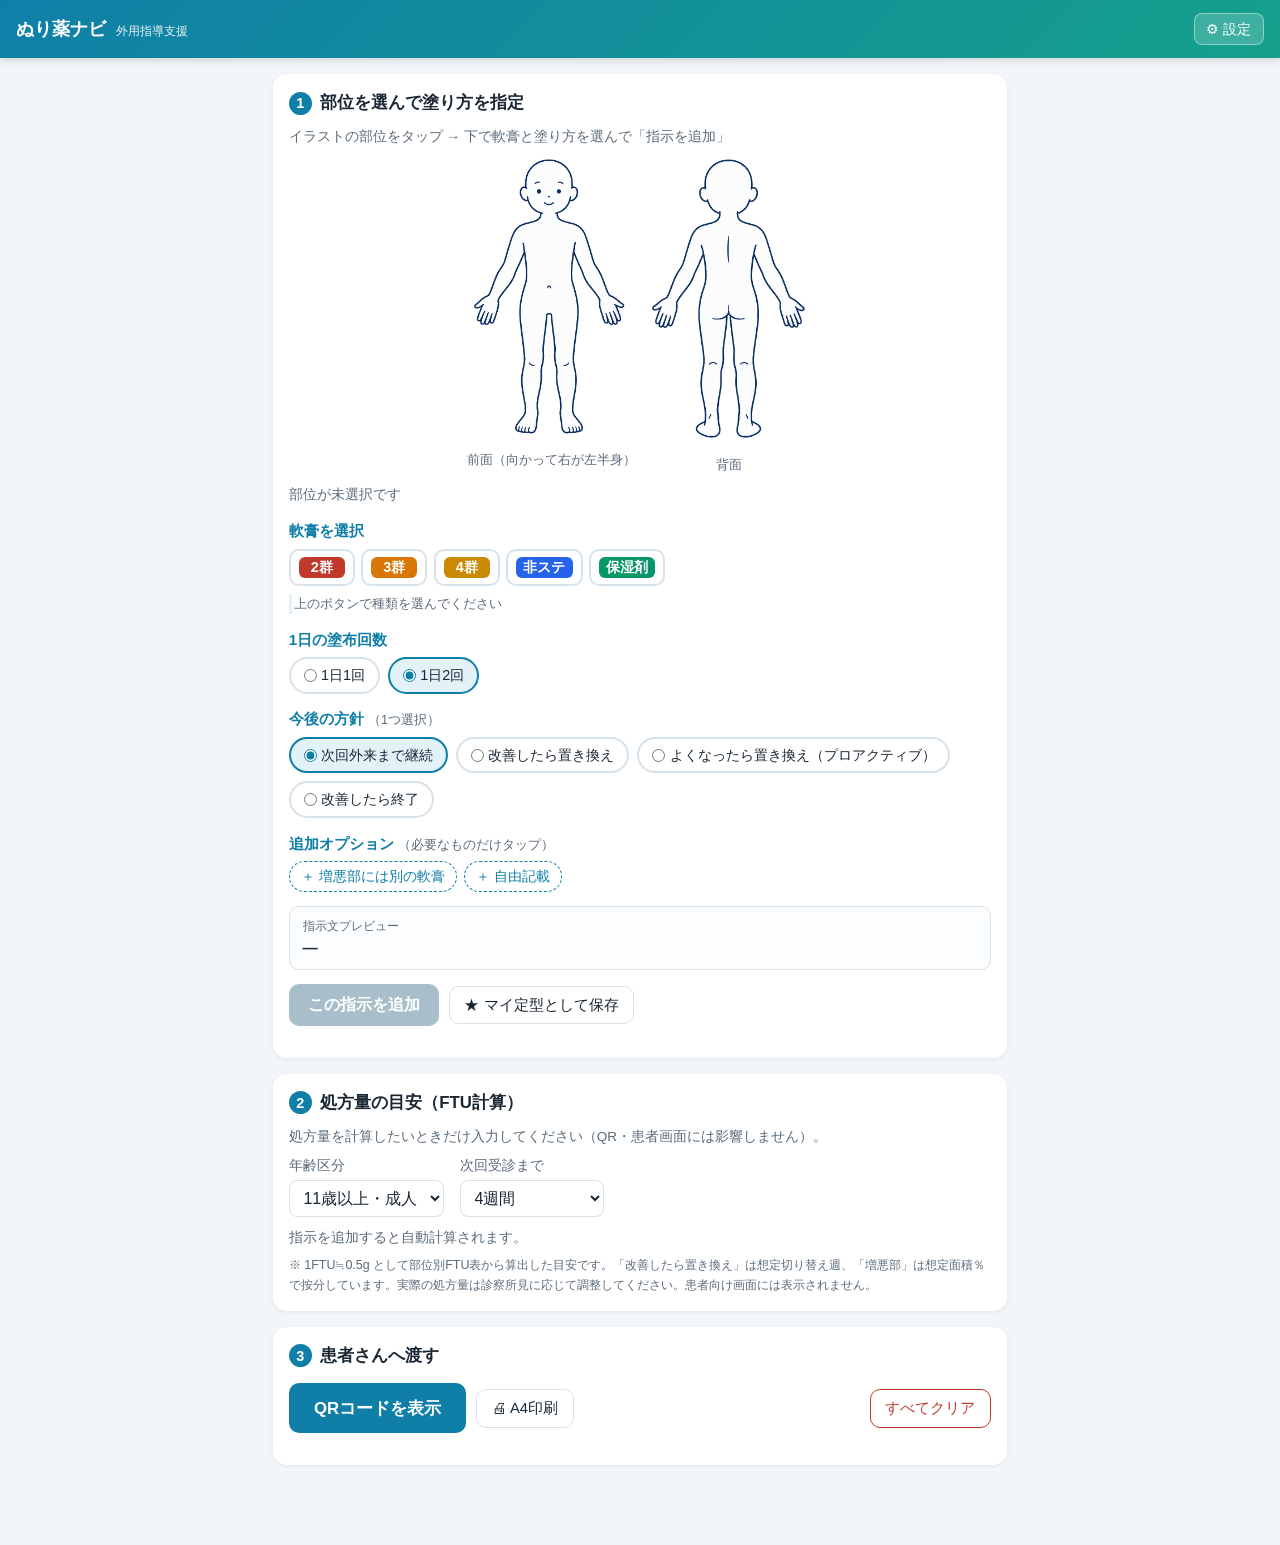
<file: index.html>
<!DOCTYPE html>
<html lang="ja">
<head>
<meta charset="UTF-8">
<meta name="viewport" content="width=device-width, initial-scale=1.0">
<title>ぬり薬ナビ - アトピー性皮膚炎 外用指導支援</title>
<link rel="stylesheet" href="style.css">
</head>
<body>

<!-- ========== 医師用 作成画面 ========== -->
<div id="doctorView">
  <header class="appHeader">
    <h1>ぬり薬ナビ <span class="sub">外用指導支援</span></h1>
    <button id="btnSettings" class="iconBtn" title="設定">⚙ 設定</button>
  </header>

  <main class="container">

    <!-- STEP 1 部位と塗り方 -->
    <section class="card">
      <h2><span class="stepNum">1</span>部位を選んで塗り方を指定</h2>
      <p class="hint">イラストの部位をタップ → 下で軟膏と塗り方を選んで「指示を追加」</p>

      <div id="figureWrap" class="figureWrap"></div>

      <div id="selectedParts" class="selectedParts"></div>

      <div id="instrForm" class="instrForm">
        <h3>軟膏を選択</h3>
        <div id="ointPicker" class="ointPicker"></div>

        <h3>1日の塗布回数</h3>
        <div class="freqPicker">
          <label class="chip"><input type="radio" name="freq" value="1">1日1回</label>
          <label class="chip"><input type="radio" name="freq" value="2" checked>1日2回</label>
        </div>

        <h3>今後の方針 <span class="hintInline">（1つ選択）</span></h3>
        <div class="freqPicker courseWrap">
          <label class="chip"><input type="radio" name="course" value="keep" checked>次回外来まで継続</label>
          <label class="chip"><input type="radio" name="course" value="sw">改善したら置き換え</label>
          <label class="chip"><input type="radio" name="course" value="pa">よくなったら置き換え（プロアクティブ）</label>
          <label class="chip"><input type="radio" name="course" value="end">改善したら終了</label>
        </div>
        <div id="courseEditor"></div>

        <h3>追加オプション <span class="hintInline">（必要なものだけタップ）</span></h3>
        <div class="ruleChips">
          <button class="ruleChip" data-rule="fl">＋ 増悪部には別の軟膏</button>
          <button class="ruleChip" data-rule="fr">＋ 自由記載</button>
        </div>
        <div id="ruleEditors"></div>

        <div class="previewBox">
          <div class="previewLabel">指示文プレビュー</div>
          <div id="instrPreview" class="previewText">—</div>
        </div>

        <div class="btnRow">
          <button id="btnAddInstr" class="primaryBtn">この指示を追加</button>
          <button id="btnSavePreset" class="ghostBtn">★ マイ定型として保存</button>
          <button id="btnCancelEdit" class="ghostBtn" style="display:none">編集をキャンセル</button>
        </div>

        <div id="presetArea" class="presetArea"></div>
      </div>

      <div id="instrList" class="instrList"></div>
    </section>

    <!-- STEP 2 処方量 -->
    <section class="card">
      <h2><span class="stepNum">2</span>処方量の目安（FTU計算）</h2>
      <p class="hint">処方量を計算したいときだけ入力してください（QR・患者画面には影響しません）。</p>
      <div class="formRow" style="margin-bottom:.6em">
        <label>年齢区分
          <select id="selAge"></select>
        </label>
        <label>次回受診まで
          <select id="selWeeks"></select>
        </label>
      </div>
      <div id="doseArea"></div>
      <p class="note">※ 1FTU≒0.5g として部位別FTU表から算出した目安です。「改善したら置き換え」は想定切り替え週、「増悪部」は想定面積％で按分しています。実際の処方量は診察所見に応じて調整してください。患者向け画面には表示されません。</p>
    </section>

    <!-- STEP 3 QR -->
    <section class="card">
      <h2><span class="stepNum">3</span>患者さんへ渡す</h2>
      <div class="btnRow">
        <button id="btnQR" class="primaryBtn bigBtn">QRコードを表示</button>
        <button id="btnPrint" class="ghostBtn bigBtn">🖨 A4印刷</button>
        <button id="btnReset" class="dangerBtn">すべてクリア</button>
      </div>
      <div id="qrArea" class="qrArea"></div>
    </section>
  </main>
</div>

<!-- ========== 患者用 表示画面 ========== -->
<div id="patientView" style="display:none"></div>

<!-- ========== 印刷用 ========== -->
<div id="printArea"></div>

<!-- ========== 設定モーダル ========== -->
<div id="settingsModal" class="modalBack" style="display:none">
  <div class="modal">
    <h2>設定：採用軟膏マスタ</h2>
    <p class="hint">診療で使う軟膏を登録してください。ステロイドは群（1〜5）を選ぶとバッジ表示されます。</p>
    <div class="catalogRow">
      <select id="catalogSel"></select>
      <button id="btnCatalogAdd" class="ghostBtn">＋ カタログから追加</button>
    </div>
    <div id="ointEditor"></div>
    <div class="btnRow">
      <button id="btnAddOint" class="ghostBtn">＋ 自分で入力して追加</button>
      <button id="btnResetMaster" class="ghostBtn">初期セットに戻す</button>
    </div>
    <div class="btnRow modalFoot">
      <button id="btnSettingsSave" class="primaryBtn">保存して閉じる</button>
      <button id="btnSettingsCancel" class="ghostBtn">キャンセル</button>
      <a href="editor.html" target="_blank" style="margin-left:auto;font-size:.85rem;color:var(--accent)">🖊 部位エリアの調整</a>
    </div>
  </div>
</div>

<script src="lib/lz-string.min.js"></script>
<script src="lib/qrcode.js"></script>
<script src="parts_data.js"></script>
<script src="app.js"></script>
</body>
</html>
</file>
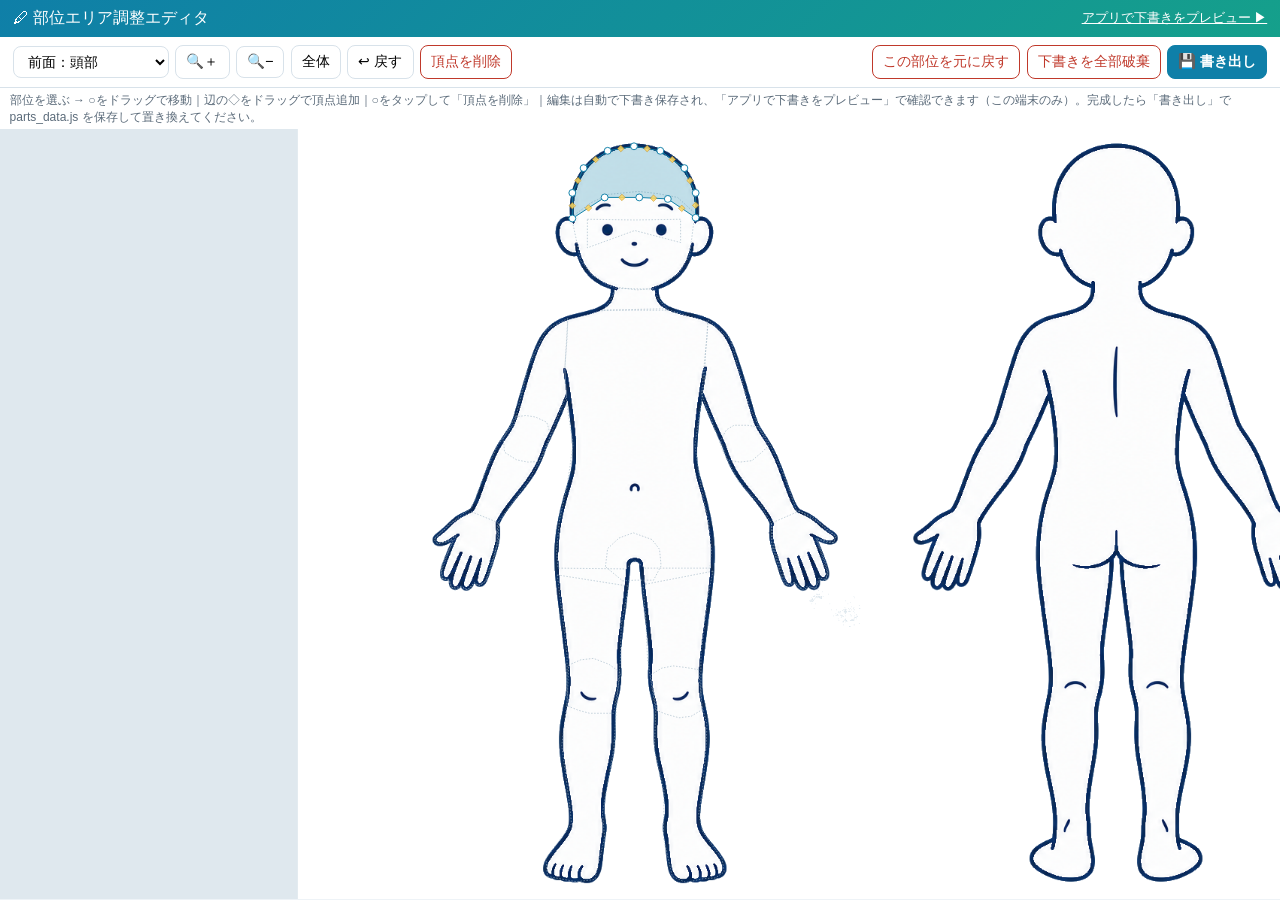
<file: editor.html>
<!DOCTYPE html>
<html lang="ja">
<head>
<meta charset="UTF-8">
<meta name="viewport" content="width=device-width, initial-scale=1.0, user-scalable=no">
<title>部位エリア調整 - ぬり薬ナビ</title>
<style>
:root{--accent:#0f7fa8;--line:#d8e2ea;--ink:#1a2733}
*{box-sizing:border-box;margin:0;padding:0;-webkit-tap-highlight-color:transparent}
body{font-family:"Hiragino Kaku Gothic ProN","Yu Gothic UI","Meiryo",sans-serif;background:#eef3f7;color:var(--ink);overscroll-behavior:none}
header{background:linear-gradient(135deg,#0f7fa8,#15a08b);color:#fff;padding:.5em .8em;font-size:1rem;display:flex;justify-content:space-between;align-items:center}
header a{color:#fff;font-size:.8rem}
.bar{display:flex;flex-wrap:wrap;gap:.4em;align-items:center;padding:.5em .8em;background:#fff;border-bottom:1px solid var(--line)}
.bar select,.bar button{font-family:inherit;font-size:.9rem;padding:.45em .7em;border:1.5px solid var(--line);border-radius:8px;background:#fff}
.bar button{cursor:pointer}
.bar button.primary{background:var(--accent);color:#fff;border-color:var(--accent);font-weight:700}
.bar button.warn{color:#c0392b;border-color:#c0392b}
.bar .sp{flex:1}
#stage{touch-action:none;display:block;width:100%;height:calc(100vh - 130px);background:#dfe8ee}
.hint{font-size:.75rem;color:#5b6b7a;padding:.3em .8em;background:#fff}
.vtx{fill:#fff;stroke:var(--accent);cursor:grab}
.vtx.sel{fill:#e0303a;stroke:#fff}
.mid{fill:#ffd75e;stroke:#c98a12;opacity:.85;cursor:copy}
#toast{position:fixed;bottom:1em;left:50%;transform:translateX(-50%);background:#1a2733;color:#fff;padding:.5em 1.2em;border-radius:99px;font-size:.85rem;opacity:0;transition:opacity .3s;pointer-events:none}
</style>
</head>
<body>
<header>
  <span>🖊 部位エリア調整エディタ</span>
  <a href="index.html" target="_blank">アプリで下書きをプレビュー ▶</a>
</header>
<div class="bar">
  <select id="partSel"></select>
  <button id="zoomIn">🔍＋</button>
  <button id="zoomOut">🔍−</button>
  <button id="fit">全体</button>
  <button id="undoBtn">↩ 戻す</button>
  <button id="delVtx" class="warn" disabled>頂点を削除</button>
  <span class="sp"></span>
  <button id="resetPart" class="warn">この部位を元に戻す</button>
  <button id="discardDraft" class="warn">下書きを全部破棄</button>
  <button id="exportBtn" class="primary">💾 書き出し</button>
</div>
<div class="hint">部位を選ぶ → ○をドラッグで移動｜辺の◇をドラッグで頂点追加｜○をタップして「頂点を削除」｜編集は自動で下書き保存され、「アプリで下書きをプレビュー」で確認できます（この端末のみ）。完成したら「書き出し」で parts_data.js を保存して置き換えてください。</div>
<svg id="stage" xmlns="http://www.w3.org/2000/svg"></svg>
<div id="toast"></div>

<script src="parts_data.js"></script>
<script>
"use strict";
const IMG = { src: "body.png", w: 1536, h: 1024 };
const PART_NAMES = {
  head:"頭部", face:"顔", eyes:"目の周り", neck:"頸部", chest:"胸腹部", back:"背部",
  armR:"右上肢", armL:"左上肢", elbowR:"右肘", elbowL:"左肘", handR:"右手", handL:"左手",
  legR:"右下肢", legL:"左下肢", kneeR:"右膝", kneeL:"左膝", genital:"陰部", hip:"臀部",
};
const DEFAULTS = JSON.parse(JSON.stringify(window.BODY_PARTS_DATA));
let data = (() => {
  try {
    const d = JSON.parse(localStorage.getItem("atopy.polysDraft"));
    if (d && d.front && d.back) return d;
  } catch (e) {}
  return JSON.parse(JSON.stringify(window.BODY_PARTS_DATA));
})();

let curView = "front", curPart = "head";
let selVtx = -1;
let undoStack = [];
let vb = { x: 0, y: 0, w: IMG.w, h: IMG.h };

const stage = document.getElementById("stage");
const $ = id => document.getElementById(id);

/* ---- 部位セレクタ（前面/背面まとめて） ---- */
function fillPartSel() {
  const opt = (view, part) => `<option value="${view}.${part}">${view === "front" ? "前面" : "背面"}：${PART_NAMES[part] || part}</option>`;
  const f = Object.keys(data.front).map(p => opt("front", p)).join("");
  const b = Object.keys(data.back).map(p => opt("back", p)).join("");
  $("partSel").innerHTML = `<optgroup label="前面">${f}</optgroup><optgroup label="背面">${b}</optgroup>`;
  $("partSel").value = `${curView}.${curPart}`;
}

function fitView() {
  if (curView === "front") vb = { x: 130, y: 0, w: 650, h: 1024 };
  else vb = { x: 770, y: 0, w: 650, h: 1024 };
  render();
}

function zoom(f) {
  const cx = vb.x + vb.w / 2, cy = vb.y + vb.h / 2;
  vb.w *= f; vb.h *= f;
  vb.x = cx - vb.w / 2; vb.y = cy - vb.h / 2;
  render();
}

function saveDraft() {
  localStorage.setItem("atopy.polysDraft", JSON.stringify(data));
}

function toast(msg) {
  const t = $("toast");
  t.textContent = msg; t.style.opacity = 1;
  clearTimeout(t._h); t._h = setTimeout(() => t.style.opacity = 0, 1800);
}

/* ---- 描画 ---- */
function render() {
  const poly = data[curView][curPart];
  const s = vb.w / stage.clientWidth;           // 画像px / 画面px
  const rV = 9 * s, rM = 6 * s;
  const others = Object.entries(data[curView])
    .filter(([p]) => p !== curPart)
    .map(([p, poly2]) => `<polygon points="${poly2.map(q => q.join(",")).join(" ")}" fill="none" stroke="#9db4c4" stroke-width="${1.5 * s}" stroke-dasharray="${4 * s} ${4 * s}"/>`)
    .join("");
  const cur = `<polygon points="${poly.map(q => q.join(",")).join(" ")}" fill="rgba(15,127,168,.25)" stroke="#0f7fa8" stroke-width="${2.5 * s}"/>`;
  const mids = poly.map((q, i) => {
    const n = poly[(i + 1) % poly.length];
    const mx = (q[0] + n[0]) / 2, my = (q[1] + n[1]) / 2;
    return `<rect class="mid" data-mid="${i}" x="${mx - rM}" y="${my - rM}" width="${rM * 2}" height="${rM * 2}" transform="rotate(45 ${mx} ${my})" stroke-width="${1.5 * s}"/>`;
  }).join("");
  const vtxs = poly.map((q, i) =>
    `<circle class="vtx${i === selVtx ? " sel" : ""}" data-vtx="${i}" cx="${q[0]}" cy="${q[1]}" r="${i === selVtx ? rV * 1.3 : rV}" stroke-width="${2.5 * s}"/>`).join("");
  stage.setAttribute("viewBox", `${vb.x} ${vb.y} ${vb.w} ${vb.h}`);
  stage.innerHTML = `<image href="${IMG.src}" x="0" y="0" width="${IMG.w}" height="${IMG.h}"/>` + others + cur + mids + vtxs;
  $("delVtx").disabled = selVtx < 0 || poly.length <= 3;
}

/* ---- 座標変換 ---- */
function toImg(ev) {
  const r = stage.getBoundingClientRect();
  const px = (ev.clientX - r.left) / r.width, py = (ev.clientY - r.top) / r.height;
  return [vb.x + px * vb.w, vb.y + py * vb.h];
}

/* ---- ポインタ操作 ---- */
let drag = null; // {type:'vtx'|'pan', idx, startImg, startVb, moved}
stage.addEventListener("pointerdown", ev => {
  ev.preventDefault();
  stage.setPointerCapture(ev.pointerId);
  const t = ev.target;
  const poly = data[curView][curPart];
  if (t.dataset && t.dataset.vtx !== undefined) {
    pushUndo();
    drag = { type: "vtx", idx: +t.dataset.vtx, moved: false };
    selVtx = drag.idx; render();
  } else if (t.dataset && t.dataset.mid !== undefined) {
    pushUndo();
    const i = +t.dataset.mid;
    const n = poly[(i + 1) % poly.length];
    const m = [(poly[i][0] + n[0]) / 2, (poly[i][1] + n[1]) / 2];
    poly.splice(i + 1, 0, m);
    drag = { type: "vtx", idx: i + 1, moved: true };
    selVtx = i + 1; render();
  } else {
    drag = { type: "pan", startImg: toImg(ev), startVb: { ...vb }, moved: false };
  }
});
stage.addEventListener("pointermove", ev => {
  if (!drag) return;
  ev.preventDefault();
  if (drag.type === "vtx") {
    const [x, y] = toImg(ev);
    data[curView][curPart][drag.idx] = [Math.round(x), Math.round(y)];
    drag.moved = true;
    render();
  } else {
    const [x, y] = toImg(ev);
    const dx = x - drag.startImg[0], dy = y - drag.startImg[1];
    if (Math.abs(dx) + Math.abs(dy) > 2) drag.moved = true;
    vb.x -= dx; vb.y -= dy;
    render();
  }
});
stage.addEventListener("pointerup", ev => {
  if (drag) {
    if (drag.type === "vtx" && drag.moved) saveDraft();
    if (drag.type === "vtx" && !drag.moved) { /* タップ選択のみ */ undoStack.pop(); }
    if (drag.type === "pan" && !drag.moved) { selVtx = -1; render(); }
  }
  drag = null;
});
stage.addEventListener("wheel", ev => { ev.preventDefault(); zoom(ev.deltaY > 0 ? 1.15 : 0.87); }, { passive: false });

/* ---- Undo ---- */
function pushUndo() {
  undoStack.push(JSON.stringify(data[curView][curPart]));
  if (undoStack.length > 60) undoStack.shift();
}
$("undoBtn").addEventListener("click", () => {
  const s = undoStack.pop();
  if (!s) { toast("戻せる操作がありません"); return; }
  data[curView][curPart] = JSON.parse(s);
  selVtx = -1; saveDraft(); render();
});

/* ---- ボタン類 ---- */
$("partSel").addEventListener("change", ev => {
  const [v, p] = ev.target.value.split(".");
  const switchView = v !== curView;
  curView = v; curPart = p; selVtx = -1; undoStack = [];
  if (switchView) fitView(); else render();
});
$("zoomIn").addEventListener("click", () => zoom(0.75));
$("zoomOut").addEventListener("click", () => zoom(1.33));
$("fit").addEventListener("click", fitView);
$("delVtx").addEventListener("click", () => {
  const poly = data[curView][curPart];
  if (selVtx < 0 || poly.length <= 3) return;
  pushUndo();
  poly.splice(selVtx, 1);
  selVtx = -1; saveDraft(); render();
});
$("resetPart").addEventListener("click", () => {
  if (!confirm(`「${PART_NAMES[curPart]}」を parts_data.js の状態に戻しますか？`)) return;
  pushUndo();
  data[curView][curPart] = JSON.parse(JSON.stringify(DEFAULTS[curView][curPart]));
  selVtx = -1; saveDraft(); render();
});
$("discardDraft").addEventListener("click", () => {
  if (!confirm("下書きをすべて破棄して parts_data.js の状態に戻しますか？")) return;
  localStorage.removeItem("atopy.polysDraft");
  data = JSON.parse(JSON.stringify(DEFAULTS));
  selVtx = -1; undoStack = []; render();
  toast("下書きを破棄しました");
});
$("exportBtn").addEventListener("click", () => {
  const fmt = obj => {
    const lines = [];
    for (const view of ["front", "back"]) {
      lines.push(`  "${view}": {`);
      const keys = Object.keys(obj[view]);
      keys.forEach((p, i) => {
        lines.push(`    "${p}": ${JSON.stringify(obj[view][p])}${i < keys.length - 1 ? "," : ""}`);
      });
      lines.push(`  }${view === "front" ? "," : ""}`);
    }
    return `/* 部位ポリゴン定義（画像 body.png 1536x1024 のピクセル座標）\n   editor.html で手作業調整 →「書き出し」したものでこのファイルを置き換える */\nwindow.BODY_PARTS_DATA = {\n${lines.join("\n")}\n};\n`;
  };
  const txt = fmt(data);
  const blob = new Blob([txt], { type: "text/javascript" });
  const a = document.createElement("a");
  a.href = URL.createObjectURL(blob);
  a.download = "parts_data.js";
  a.click();
  if (navigator.clipboard) navigator.clipboard.writeText(txt).catch(() => {});
  toast("parts_data.js をダウンロードしました（クリップボードにもコピー）");
});

/* ---- 起動 ---- */
fillPartSel();
fitView();
</script>
</body>
</html>
</file>
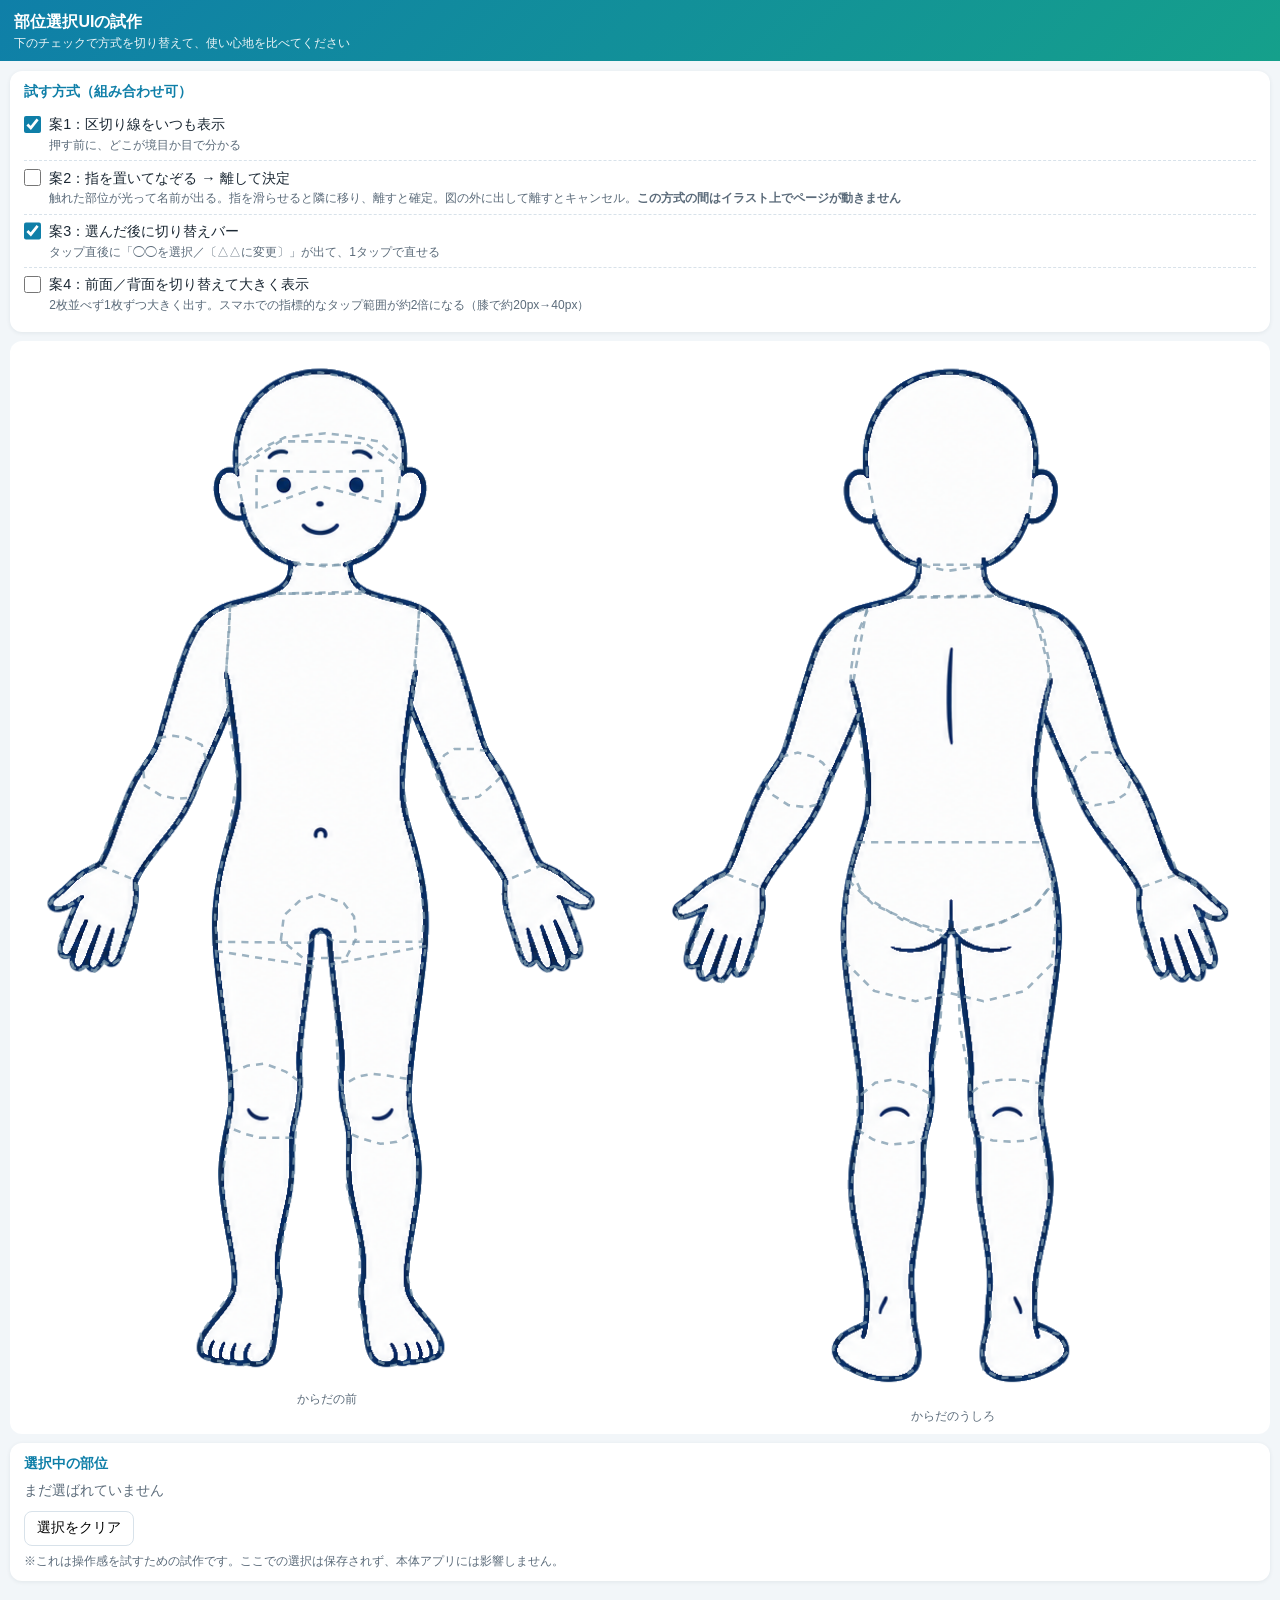
<file: prototype.html>
<!DOCTYPE html>
<html lang="ja">
<head>
<meta charset="UTF-8">
<meta name="viewport" content="width=device-width, initial-scale=1.0">
<title>部位選択UIの試作 - ぬり薬ナビ</title>
<style>
:root{--accent:#0f7fa8;--line:#d8e2ea;--ink:#1a2733;--sub:#5b6b7a}
*{box-sizing:border-box;margin:0;padding:0;-webkit-tap-highlight-color:transparent}
body{font-family:"Hiragino Kaku Gothic ProN","Yu Gothic UI","Meiryo",sans-serif;background:#f2f6f9;color:var(--ink);line-height:1.5;padding-bottom:3em}
header{background:linear-gradient(135deg,#0f7fa8,#15a08b);color:#fff;padding:.6em .9em}
header h1{font-size:1rem}
header p{font-size:.75rem;opacity:.92}
.panel{background:#fff;margin:.6em;border-radius:12px;padding:.7em .9em;box-shadow:0 1px 4px rgba(20,50,70,.08)}
.panel h2{font-size:.85rem;color:var(--accent);margin-bottom:.4em}
.opt{display:flex;align-items:flex-start;gap:.5em;padding:.4em 0;border-bottom:1px dashed var(--line)}
.opt:last-child{border-bottom:none}
.opt input{width:1.3em;height:1.3em;accent-color:var(--accent);flex-shrink:0;margin-top:.1em}
.opt label{font-size:.9rem}
.opt .d{font-size:.75rem;color:var(--sub);display:block}
.figs{display:flex;justify-content:center;gap:.4em;background:#fff;margin:.6em;border-radius:12px;padding:.5em}
.figs figure{flex:1;max-width:50%;text-align:center}
.figs.one figure{max-width:100%}
.tab{margin:0 .2em}
.figs svg{width:100%;height:auto;display:block;touch-action:manipulation}
body.mode2 .figs svg{touch-action:none}
.figs figcaption{font-size:.72rem;color:var(--sub);margin-top:.2em}
.part{fill:transparent;stroke:none;cursor:pointer}
body.mode1 .part{stroke:#7d9aad;stroke-width:2.5;stroke-dasharray:7 6;opacity:.75}
.part.sel{fill:#0f7fa8;fill-opacity:.42;stroke:#0f7fa8;stroke-width:3;stroke-dasharray:none;opacity:1}
.part.prev{fill:#f0a500;fill-opacity:.5;stroke:#c97f00;stroke-width:5;stroke-dasharray:none;opacity:1}
#chip{position:fixed;z-index:60;background:#1a2733;color:#fff;padding:.35em .8em;border-radius:99px;
  font-size:1rem;font-weight:700;pointer-events:none;transform:translate(-50%,-100%);display:none;white-space:nowrap;
  box-shadow:0 2px 10px rgba(0,0,0,.3)}
#chip.cancel{background:#8a94a0}
#bar{position:fixed;left:50%;bottom:1em;transform:translateX(-50%);z-index:55;background:#1a2733;color:#fff;
  padding:.55em .8em;border-radius:12px;font-size:.88rem;display:none;align-items:center;gap:.6em;
  box-shadow:0 3px 14px rgba(0,0,0,.35);max-width:94vw}
#bar button{font:inherit;background:#fff;color:#1a2733;border:none;border-radius:8px;padding:.35em .7em;font-weight:700}
.selList{font-size:.9rem;min-height:1.6em}
.tag{display:inline-block;background:#e3f2f8;color:var(--accent);border-radius:6px;padding:.1em .55em;margin:.15em;font-weight:600}
.btn{font:inherit;background:#fff;border:1.5px solid var(--line);border-radius:8px;padding:.45em .9em;font-size:.85rem}
.note{font-size:.75rem;color:var(--sub);margin-top:.5em}
</style>
</head>
<body class="mode1 mode3">
<header>
  <h1>部位選択UIの試作</h1>
  <p>下のチェックで方式を切り替えて、使い心地を比べてください</p>
</header>

<div class="panel">
  <h2>試す方式（組み合わせ可）</h2>
  <div class="opt">
    <input type="checkbox" id="m1" checked>
    <label for="m1">案1：区切り線をいつも表示
      <span class="d">押す前に、どこが境目か目で分かる</span></label>
  </div>
  <div class="opt">
    <input type="checkbox" id="m2">
    <label for="m2">案2：指を置いてなぞる → 離して決定
      <span class="d">触れた部位が光って名前が出る。指を滑らせると隣に移り、離すと確定。図の外に出して離すとキャンセル。<b>この方式の間はイラスト上でページが動きません</b></span></label>
  </div>
  <div class="opt">
    <input type="checkbox" id="m3" checked>
    <label for="m3">案3：選んだ後に切り替えバー
      <span class="d">タップ直後に「◯◯を選択／〔△△に変更〕」が出て、1タップで直せる</span></label>
  </div>
  <div class="opt">
    <input type="checkbox" id="m4">
    <label for="m4">案4：前面／背面を切り替えて大きく表示
      <span class="d">2枚並べず1枚ずつ大きく出す。スマホでの指標的なタップ範囲が約2倍になる（膝で約20px→40px）</span></label>
  </div>
</div>

<div id="tabs" style="display:none;text-align:center;margin:.6em">
  <button class="btn tab" data-v="front">からだの前</button>
  <button class="btn tab" data-v="back">からだのうしろ</button>
</div>
<div class="figs" id="figs"></div>

<div class="panel">
  <h2>選択中の部位</h2>
  <div class="selList" id="selList"></div>
  <div style="margin-top:.5em"><button class="btn" id="clear">選択をクリア</button></div>
  <p class="note">※これは操作感を試すための試作です。ここでの選択は保存されず、本体アプリには影響しません。</p>
</div>

<div id="chip"></div>
<div id="bar"></div>

<script src="parts_data.js"></script>
<script>
"use strict";
const NAMES = {head:"頭部",face:"顔",eyes:"目の周り",neck:"頸部",chest:"胸腹部",back:"背部",
  armR:"右上肢",armL:"左上肢",elbowR:"右肘",elbowL:"左肘",handR:"右手",handL:"左手",
  legR:"右下肢",legL:"左下肢",kneeR:"右膝",kneeL:"左膝",genital:"陰部",hip:"臀部"};
const ORDER = {
  front:["head","face","eyes","neck","chest","armR","armL","legR","legL","elbowR","elbowL","kneeR","kneeL","handR","handL","genital"],
  back:["head","neck","back","armL","armR","legL","legR","hip","elbowL","elbowR","kneeL","kneeR","handL","handR"]
};
const VIEWBOX = {front:"150 0 610 1024", back:"790 0 600 1024"};
const P = window.BODY_PARTS_DATA;
const $ = id => document.getElementById(id);
const sel = new Set();
let preview = null, dragging = false;

let bigView = "front";
function draw(){
  const big = document.body.classList.contains("mode4");
  $("tabs").style.display = big ? "block" : "none";
  $("figs").classList.toggle("one", big);
  document.querySelectorAll(".tab").forEach(b=>{
    b.style.background = (b.dataset.v===bigView) ? "#0f7fa8" : "#fff";
    b.style.color = (b.dataset.v===bigView) ? "#fff" : "#1a2733";
  });
  $("figs").innerHTML = (big ? [bigView] : ["front","back"]).map(view => {
    const vb = VIEWBOX[view].split(" ").map(Number);
    const polys = ORDER[view].filter(p => P[view][p]).map(p =>
      `<polygon class="part" data-view="${view}" data-part="${p}" points="${P[view][p].map(q=>q.join(",")).join(" ")}"/>`).join("");
    return `<figure><svg viewBox="${VIEWBOX[view]}" xmlns="http://www.w3.org/2000/svg">
      <defs><clipPath id="c_${view}"><rect x="${vb[0]}" y="${vb[1]}" width="${vb[2]}" height="${vb[3]}"/></clipPath></defs>
      <g clip-path="url(#c_${view})"><image href="body.png" x="0" y="0" width="1536" height="1024"/>${polys}</g>
      </svg><figcaption>${view==="front"?"からだの前":"からだのうしろ"}</figcaption></figure>`;
  }).join("");
  paint();
}

function key(view,part){ return view+"."+part; }
function paint(){
  document.querySelectorAll(".part").forEach(el=>{
    const k = key(el.dataset.view, el.dataset.part);
    el.classList.toggle("sel", sel.has(k));
    el.classList.toggle("prev", !!preview && preview.k === k);
  });
  $("selList").innerHTML = sel.size
    ? [...sel].map(k=>`<span class="tag">${NAMES[k.split(".")[1]]}</span>`).join("")
    : `<span style="color:var(--sub)">まだ選ばれていません</span>`;
}

/* --- 点が多角形の内側か --- */
function inside(pt, poly){
  let c = false;
  for(let i=0,j=poly.length-1;i<poly.length;j=i++){
    const [xi,yi]=poly[i],[xj,yj]=poly[j];
    if((yi>pt[1])!==(yj>pt[1]) && pt[0] < (xj-xi)*(pt[1]-yi)/(yj-yi)+xi) c=!c;
  }
  return c;
}
function toSvgPt(svg, cx, cy){
  const m = svg.getScreenCTM().inverse();
  const p = new DOMPoint(cx, cy).matrixTransform(m);
  return [p.x, p.y];
}
/* その点を含む全部位（上に描かれている順） */
function hitsAt(svg, view, cx, cy){
  const pt = toSvgPt(svg, cx, cy);
  return ORDER[view].filter(p => P[view][p] && inside(pt, P[view][p])).reverse();
}

function partAt(cx, cy){
  const el = document.elementFromPoint(cx, cy);
  if(!el || !el.classList.contains("part")) return null;
  return {el, view: el.dataset.view, part: el.dataset.part, k: key(el.dataset.view, el.dataset.part)};
}

/* --- 案3の切り替えバー --- */
let barTimer = null;
function showBar(view, part, cx, cy, svg){
  if(!document.body.classList.contains("mode3")) return;
  const alts = hitsAt(svg, view, cx, cy).filter(p => p !== part);
  const bar = $("bar");
  bar.innerHTML = `<span><b>${NAMES[part]}</b> を選択</span>` +
    alts.slice(0,2).map(a=>`<button data-alt="${a}">${NAMES[a]}に変更</button>`).join("") +
    `<button data-close="1">✕</button>`;
  bar.style.display = "flex";
  bar.querySelectorAll("[data-alt]").forEach(b=>b.onclick=()=>{
    sel.delete(key(view,part));
    sel.add(key(view, b.dataset.alt));
    paint(); hideBar();
  });
  bar.querySelector("[data-close]").onclick = hideBar;
  clearTimeout(barTimer);
  barTimer = setTimeout(hideBar, 5000);
}
function hideBar(){ $("bar").style.display="none"; clearTimeout(barTimer); }

/* --- チップ（指の上に出る名前） --- */
function showChip(text, x, y, cancel){
  const c = $("chip");
  c.textContent = text;
  c.classList.toggle("cancel", !!cancel);
  c.style.left = x+"px"; c.style.top = (y-26)+"px";
  c.style.display = "block";
}
function hideChip(){ $("chip").style.display="none"; }

function toggle(k){ sel.has(k) ? sel.delete(k) : sel.add(k); }

/* --- イベント --- */
const figs = $("figs");
figs.addEventListener("pointerdown", ev=>{
  const hit = partAt(ev.clientX, ev.clientY);
  if(!document.body.classList.contains("mode2")){
    if(hit){ toggle(hit.k); paint(); showBar(hit.view, hit.part, ev.clientX, ev.clientY, hit.el.ownerSVGElement); }
    return;
  }
  ev.preventDefault();
  dragging = true;
  hideBar();
  try { figs.setPointerCapture(ev.pointerId); } catch(e) {}
  preview = hit;
  paint();
  if(hit) showChip(NAMES[hit.part], ev.clientX, ev.clientY);
  else showChip("指を部位の上へ", ev.clientX, ev.clientY, true);
});
figs.addEventListener("pointermove", ev=>{
  if(!dragging) return;
  ev.preventDefault();
  const hit = partAt(ev.clientX, ev.clientY);
  preview = hit;
  paint();
  if(hit) showChip(NAMES[hit.part], ev.clientX, ev.clientY);
  else showChip("離すとキャンセル", ev.clientX, ev.clientY, true);
});
function endDrag(ev, commit){
  if(!dragging) return;
  dragging = false;
  hideChip();
  const hit = preview;
  preview = null;
  if(commit && hit){
    toggle(hit.k);
    paint();
    showBar(hit.view, hit.part, ev.clientX, ev.clientY, hit.el.ownerSVGElement);
  } else paint();
}
figs.addEventListener("pointerup", ev=>endDrag(ev,true));
figs.addEventListener("pointercancel", ev=>endDrag(ev,false));
/* マウスの人はホバーでもプレビュー */
figs.addEventListener("pointerover", ev=>{
  if(ev.pointerType!=="mouse" || dragging) return;
  if(!document.body.classList.contains("mode2")) return;
  const hit = partAt(ev.clientX, ev.clientY);
  preview = hit; paint();
  if(hit) showChip(NAMES[hit.part], ev.clientX, ev.clientY); else hideChip();
});
figs.addEventListener("pointerleave", ()=>{ if(!dragging){ preview=null; paint(); hideChip(); } });

/* --- 設定 --- */
[["m1","mode1"],["m2","mode2"],["m3","mode3"],["m4","mode4"]].forEach(([id,cls])=>{
  $(id).addEventListener("change", e=>{
    document.body.classList.toggle(cls, e.target.checked);
    if(cls==="mode2" && !e.target.checked){ hideChip(); preview=null; paint(); }
    if(cls==="mode3" && !e.target.checked) hideBar();
    if(cls==="mode4") draw();
  });
});
document.querySelectorAll(".tab").forEach(b=>b.addEventListener("click",()=>{ bigView=b.dataset.v; hideBar(); draw(); }));
$("clear").addEventListener("click", ()=>{ sel.clear(); hideBar(); paint(); });

draw();
</script>
</body>
</html>
</file>
<file: style.css>
:root{
  --bg:#f2f6f9;
  --card:#ffffff;
  --ink:#1a2733;
  --sub:#5b6b7a;
  --line:#d8e2ea;
  --accent:#0f7fa8;
  --accent-soft:#e3f2f8;
  --danger:#c0392b;
  --radius:14px;
}
*{box-sizing:border-box;margin:0;padding:0;-webkit-tap-highlight-color:transparent}
html{font-size:16px}
body{
  font-family:"Hiragino Kaku Gothic ProN","Yu Gothic UI","Meiryo",sans-serif;
  background:var(--bg);color:var(--ink);line-height:1.55;
}
button{font-family:inherit;cursor:pointer}
select,input[type=text],input[type=number],textarea{
  font-family:inherit;font-size:1rem;padding:.5em .6em;
  border:1px solid var(--line);border-radius:8px;background:#fff;color:var(--ink);
}
textarea{width:100%;min-height:3.2em}

.appHeader{
  background:linear-gradient(135deg,#0f7fa8,#15a08b);color:#fff;
  padding:.8em 1em;display:flex;align-items:center;justify-content:space-between;
  position:sticky;top:0;z-index:20;box-shadow:0 2px 8px rgba(0,0,0,.15);
}
.appHeader h1{font-size:1.15rem}
.appHeader .sub{font-size:.75rem;font-weight:normal;opacity:.9;margin-left:.4em}
.iconBtn{
  background:rgba(255,255,255,.18);border:1px solid rgba(255,255,255,.4);
  color:#fff;border-radius:8px;padding:.4em .8em;font-size:.9rem;
}

.container{max-width:760px;margin:0 auto;padding:1em .8em 4em}
.card{
  background:var(--card);border-radius:var(--radius);padding:1em;
  margin-bottom:1em;box-shadow:0 1px 4px rgba(20,50,70,.08);
}
.card h2{font-size:1.05rem;margin-bottom:.6em;display:flex;align-items:center;gap:.5em}
.card h3{font-size:.95rem;margin:.9em 0 .4em;color:var(--accent)}
.stepNum{
  background:var(--accent);color:#fff;border-radius:50%;
  width:1.6em;height:1.6em;display:inline-flex;align-items:center;justify-content:center;
  font-size:.9rem;flex-shrink:0;
}
.hint{font-size:.85rem;color:var(--sub);margin-bottom:.5em}
.hintInline{font-size:.8rem;color:var(--sub);font-weight:normal}
.note{font-size:.78rem;color:var(--sub);margin-top:.6em}

.formRow{display:flex;gap:1em;flex-wrap:wrap}
.formRow label{display:flex;flex-direction:column;gap:.25em;font-size:.9rem;color:var(--sub)}
.formRow select{min-width:9em}

/* ---- figure ---- */
.figureWrap{display:flex;justify-content:center;gap:.5em;flex-wrap:wrap}
.figureWrap figure{text-align:center}
.figureWrap figcaption{font-size:.8rem;color:var(--sub);margin-top:.2em}
.figureWrap svg{touch-action:manipulation}
.bodyPart{
  fill:transparent;stroke:none;cursor:pointer;
  transition:fill .12s;
}
.bodyPart.selecting{stroke:var(--accent);stroke-width:7;stroke-dasharray:16 9;fill:rgba(15,127,168,.14)}
.partLabel{font-size:11px;fill:#8a796a}

.selectedParts{margin:.6em 0;font-size:.9rem;min-height:1.4em}
.selectedParts .tag{
  display:inline-block;background:var(--accent-soft);color:var(--accent);
  border-radius:6px;padding:.1em .55em;margin:.15em;font-weight:600;
}

/* ---- ointment picker ---- */
.ointPicker{display:flex;flex-direction:column;gap:.5em}
.groupRow,.drugRow{display:flex;flex-wrap:wrap;gap:.4em;align-items:center}
.drugRow{padding-left:.2em;border-left:3px solid var(--accent-soft)}
.groupBtn{
  border:2px solid var(--line);background:#fff;border-radius:10px;
  padding:.45em .6em;line-height:1;
}
.groupBtn.sel{border-color:var(--accent);background:var(--accent-soft)}
.groupBtn .badge{font-size:.9rem;padding:.25em .5em;min-width:3.2em}
.ointBtn{
  border:2px solid var(--line);background:#fff;border-radius:10px;
  padding:.5em .7em;font-size:.92rem;display:flex;align-items:center;gap:.45em;
}
.ointBtn.sel{border-color:var(--accent);background:var(--accent-soft);font-weight:700}
.badge{
  display:inline-flex;align-items:center;justify-content:center;
  font-size:.72rem;font-weight:700;border-radius:6px;padding:.1em .4em;color:#fff;min-width:2.6em;
}
.badge.s1{background:#8e1b1b}.badge.s2{background:#c0392b}.badge.s3{background:#d97706}
.badge.s4{background:#ca8a04}.badge.s5{background:#65a30d}
.badge.nonst{background:#2563eb}.badge.moist{background:#059669}.badge.base{background:#0891b2}
.badge.other{background:#6b7280}

.freqPicker{display:flex;gap:.5em}
.courseWrap{flex-wrap:wrap}
.chip{
  border:2px solid var(--line);border-radius:999px;padding:.35em .9em;
  font-size:.9rem;display:inline-flex;align-items:center;gap:.3em;background:#fff;
}
.chip input{accent-color:var(--accent)}
.chip:has(input:checked){border-color:var(--accent);background:var(--accent-soft)}

.ruleChips{display:flex;flex-wrap:wrap;gap:.4em}
.ruleChip{
  border:1.5px dashed var(--accent);color:var(--accent);background:#fff;
  border-radius:999px;padding:.35em .8em;font-size:.88rem;
}
.ruleChip.on{display:none}
.ruleEditor{
  background:var(--accent-soft);border-radius:10px;padding:.6em .7em;margin-top:.5em;
  display:flex;flex-wrap:wrap;align-items:center;gap:.45em;font-size:.92rem;
}
.warnLine{width:100%;font-size:.75rem;color:#b3541e;background:#fff6ec;border-radius:6px;padding:.3em .5em}
.ruleEditor .rm{
  margin-left:auto;background:none;border:none;color:var(--danger);font-size:1.1rem;
}

.previewBox{margin-top:.9em;background:#fbfdff;border:1px solid var(--line);border-radius:10px;padding:.6em .8em}
.previewLabel{font-size:.75rem;color:var(--sub)}
.previewText{font-size:.95rem;font-weight:600}

.btnRow{display:flex;gap:.6em;margin-top:.9em;flex-wrap:wrap;align-items:center}
.primaryBtn{
  background:var(--accent);color:#fff;border:none;border-radius:10px;
  padding:.65em 1.2em;font-size:1rem;font-weight:700;
}
.primaryBtn:disabled{background:#a8bfcb}
.bigBtn{padding:.8em 1.5em;font-size:1.05rem}
.ghostBtn{
  background:#fff;border:1.5px solid var(--line);border-radius:10px;
  padding:.6em 1em;font-size:.92rem;color:var(--ink);
}
.dangerBtn{
  background:#fff;border:1.5px solid var(--danger);color:var(--danger);
  border-radius:10px;padding:.6em 1em;font-size:.92rem;margin-left:auto;
}

.presetArea{margin-top:.8em}
.presetArea .pTitle{font-size:.8rem;color:var(--sub);margin-bottom:.3em}
.presetChip{
  background:#fff7e0;border:1.5px solid #e0b64c;border-radius:999px;
  padding:.3em .8em;font-size:.85rem;margin:.15em;display:inline-flex;gap:.4em;align-items:center;
}
.presetChip .del{border:none;background:none;color:var(--danger)}

/* ---- instruction list ---- */
.instrList{margin-top:1em;display:flex;flex-direction:column;gap:.6em}
.instrCard{
  border-left:8px solid;border-radius:10px;background:#fbfcfe;
  border-top:1px solid var(--line);border-right:1px solid var(--line);border-bottom:1px solid var(--line);
  padding:.6em .8em;display:flex;gap:.6em;align-items:flex-start;
}
.instrCard .num{
  color:#fff;border-radius:50%;width:1.7em;height:1.7em;flex-shrink:0;
  display:flex;align-items:center;justify-content:center;font-weight:700;
}
.instrCard .body{flex:1;font-size:.92rem}
.instrCard .partsLine{font-weight:700}
.instrCard .ops button{background:none;border:none;font-size:1.05rem;padding:.2em .3em}

/* ---- dose table ---- */
.doseTable{width:100%;border-collapse:collapse;font-size:.92rem}
.doseTable th,.doseTable td{border-bottom:1px solid var(--line);padding:.5em .4em;text-align:left}
.doseTable td.g{text-align:right;white-space:nowrap}
.doseTable input{width:5.5em;text-align:right}
.doseEmpty{color:var(--sub);font-size:.9rem}
.doseDetail{font-size:.75rem;color:var(--sub);margin-top:.15em}

/* ---- QR ---- */
.qrArea{margin-top:1em;text-align:center}
.qrArea svg{width:min(64vw,280px);height:auto}
.qrArea .qrHint{font-size:.85rem;color:var(--sub);margin-top:.4em}
.qrArea a{word-break:break-all;font-size:.72rem;color:var(--accent)}

/* ---- modal ---- */
.modalBack{
  position:fixed;inset:0;background:rgba(10,30,40,.5);z-index:50;
  display:flex;align-items:center;justify-content:center;padding:1em;
}
.modal{
  background:#fff;border-radius:var(--radius);max-width:640px;width:100%;
  max-height:88vh;overflow-y:auto;padding:1.2em;
}
.modal h2{font-size:1.05rem;margin-bottom:.5em}
.catalogRow{display:flex;gap:.5em;align-items:center;margin-bottom:.8em;flex-wrap:wrap}
.catalogRow select{flex:1;min-width:12em}
.ointRow{display:flex;gap:.4em;align-items:center;margin-bottom:.45em;flex-wrap:wrap}
.ointRow input[type=text]{flex:1;min-width:11em}
.ointRow .del{background:none;border:none;color:var(--danger);font-size:1.2rem}
.modalFoot{border-top:1px solid var(--line);padding-top:.9em}

/* ========== 患者ビュー（スマホ1画面・スクショ前提のコンパクト設計） ========== */
.ptWrap{max-width:480px;margin:0 auto;padding:.5em .6em 1em}
.ptHeader{
  background:linear-gradient(135deg,#0f7fa8,#15a08b);color:#fff;
  border-radius:10px;padding:.45em .8em;margin-bottom:.5em;
  display:flex;align-items:baseline;gap:.6em;flex-wrap:wrap;
}
.ptHeader h1{font-size:1rem}
.ptHeader .date{font-size:.75rem;opacity:.92}
.ptSaveInline{font-size:.7rem;opacity:.95;margin-left:auto}
.ptFigures{display:flex;justify-content:center;gap:.4em;background:#fff;border-radius:10px;padding:.3em;margin-bottom:.4em}
.ptFigures figure{flex:1;max-width:49%;text-align:center}
.ptFigures svg{width:100%;height:auto;max-height:32vh}
.ptFigures figcaption{font-size:.7rem;color:var(--sub)}
.ptInstr{background:#fff;border-radius:10px;padding:.3em .55em;margin-bottom:.4em}
.ptInstrItem{
  display:flex;gap:.45em;padding:.3em 0;border-bottom:1px dashed var(--line);
  align-items:flex-start;line-height:1.4;
}
.ptInstrItem:last-child{border-bottom:none}
.ptInstrItem .num{
  color:#fff;border-radius:50%;width:1.55em;height:1.55em;flex-shrink:0;
  display:flex;align-items:center;justify-content:center;font-weight:700;font-size:.85rem;
}
.ptInstrItem .parts{font-weight:700;font-size:.86rem;display:inline;margin-right:.4em}
.ptInstrItem .how{font-size:.84rem}
.paNote{
  background:#eefaf3;border:1.5px solid #4caf82;border-radius:10px;
  padding:.4em .6em;margin-bottom:.4em;font-size:.74rem;line-height:1.4;
}
.paNote .paTitle{font-weight:700;color:#1e7a4f;margin-bottom:.1em;font-size:.76rem}
.paNote ol{padding-left:1.3em}
.paNote li{margin-bottom:.05em}
.ptFtu{background:#fff;border-radius:10px;padding:.4em .6em;font-size:.68rem;line-height:1.4;color:var(--sub)}
.ptFtu b{color:var(--ink)}
.ptDisc{font-size:.65rem;color:var(--sub);text-align:center;margin-top:.35em;line-height:1.35}
/* 収まらないときの自動圧縮 */
.ptTight .ptFigures svg{max-height:26vh}
.ptTight .ptInstrItem .how{font-size:.8rem}
.ptTight .ptInstrItem .parts{font-size:.82rem}
.ptTight .paNote{font-size:.7rem}
.ptTighter .ptFigures svg{max-height:21vh}
.ptTighter .ptInstrItem{padding:.2em 0}
.ptTighter .ptFtu{display:none}

/* ========== print ========== */
#printArea{display:none}
@media print{
  body{background:#fff}
  #doctorView,#patientView,.modalBack{display:none !important}
  #printArea{display:block;font-size:11pt}
  #printArea .pHead{display:flex;justify-content:space-between;align-items:center;border-bottom:2px solid #333;padding-bottom:.3em;margin-bottom:.6em}
  #printArea .pHead h1{font-size:15pt}
  #printArea .pCols{display:flex;gap:1.5em}
  #printArea .pFig{flex-shrink:0}
  #printArea .pList{flex:1}
  #printArea .pItem{display:flex;gap:.5em;margin-bottom:.7em;align-items:flex-start}
  #printArea .num{color:#fff;border-radius:50%;width:1.6em;height:1.6em;flex-shrink:0;display:flex;align-items:center;justify-content:center;font-weight:700}
  #printArea .pQr{margin-top:.8em;display:flex;align-items:center;gap:1em}
  #printArea .pQr svg{width:30mm;height:30mm}
  #printArea .pQrTxt{font-size:9pt;color:#444}
  #printArea .pFtuNote{font-size:9pt;color:#444;border-top:1px solid #999;margin-top:.8em;padding-top:.4em}
  #printArea .paNote{border:1.5px solid #333;border-radius:8px;padding:.5em .8em;margin-top:.8em;font-size:10pt;background:#fff}
  #printArea .paNote .paTitle{font-weight:700;margin-bottom:.3em}
  #printArea .paNote ol{padding-left:1.4em;margin:0}
}

@media (max-width:480px){
  .figureWrap svg{width:44vw;height:auto}
  .ptFigures svg{width:44vw;height:auto}
}
</file>
